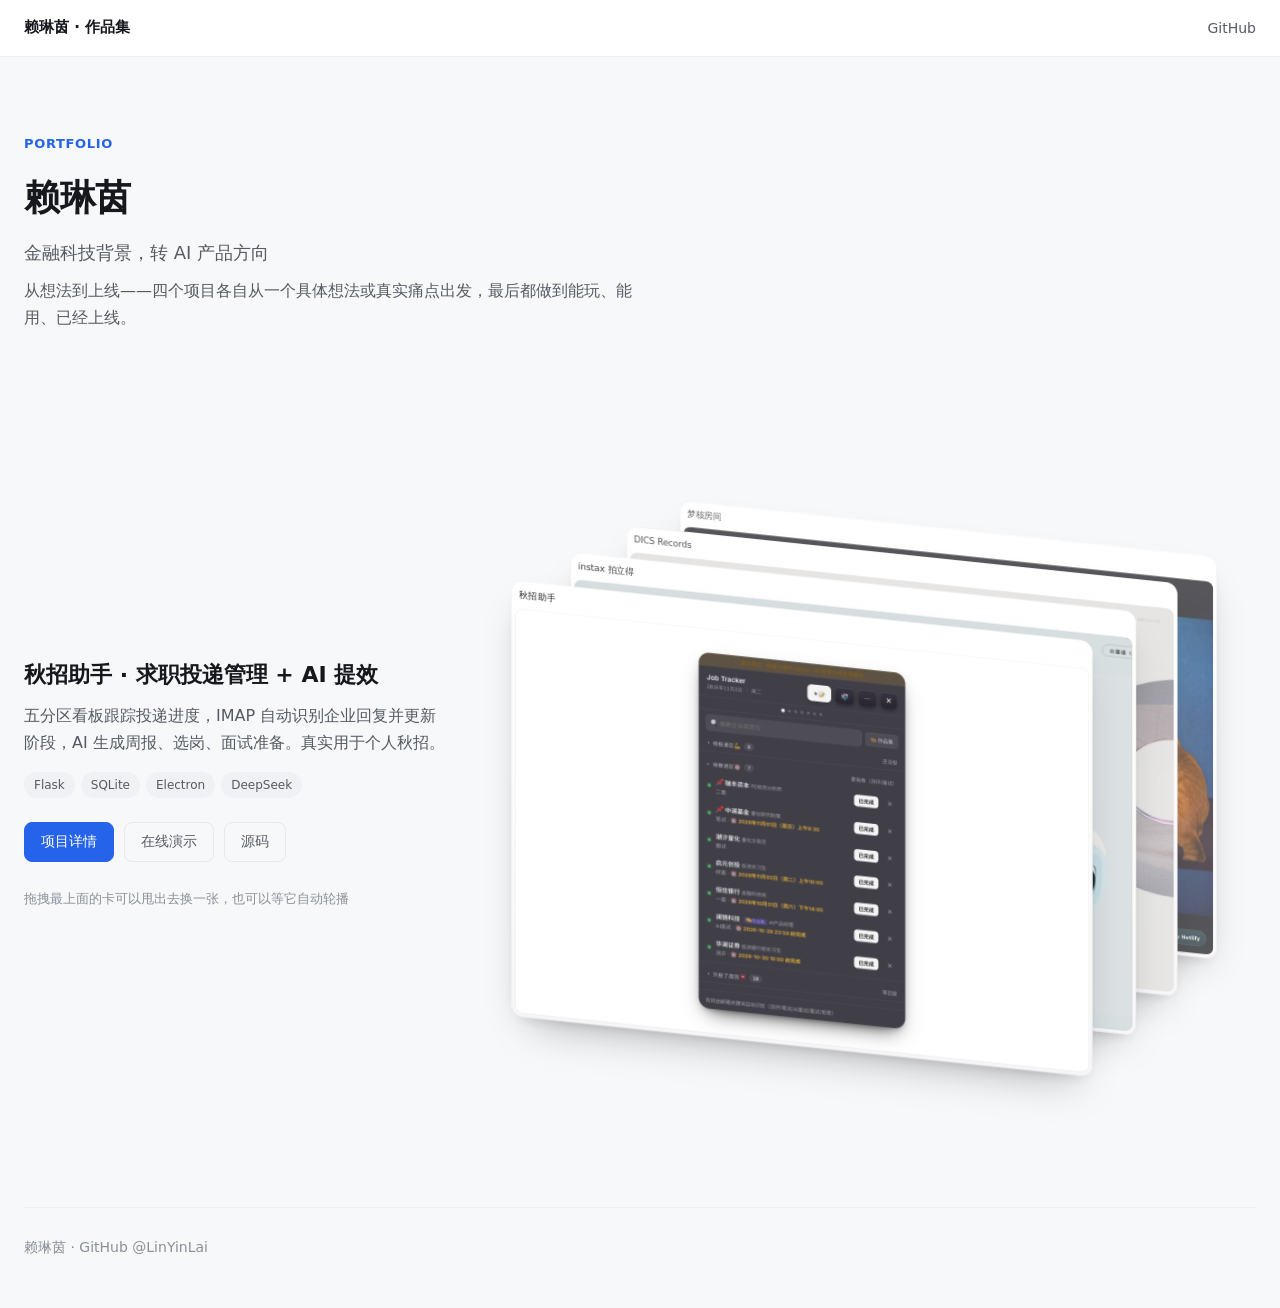
<file: index.html>
<!DOCTYPE html>
<html lang="zh-CN">
<head>
<meta charset="UTF-8">
<meta name="viewport" content="width=device-width, initial-scale=1.0">
<title>赖琳茵 · 作品集</title>
<meta name="description" content="赖琳茵的作品集。金融科技背景，转 AI 产品方向。从想法到上线——四个项目各自从一个具体想法或真实痛点出发，最后都做到能玩、能用、已经上线。">
<link rel="stylesheet" href="style.css">
<link rel="stylesheet" href="cardswap.css">
<style>
  .deck-wrap { display: grid; grid-template-columns: minmax(0, 1fr) minmax(0, 1.8fr); gap: 40px; align-items: center; padding: 8px 0 24px; }
  .deck-left { min-width: 0; }
  .cardswap-container { width: 100%; height: 800px; }
  .hint { color: #8a8f98; font-size: 13px; margin-top: 18px; }
  .deck-detail h2 { font-size: 22px; font-weight: 650; }
  .deck-detail .desc { color: #555a63; margin-top: 8px; }
  .deck-detail .chips { margin-top: 14px; }
  .deck-detail .actions { margin-top: 18px; }
  @media (max-width: 860px) {
    .deck-wrap { grid-template-columns: 1fr; }
    .cardswap-container { height: 380px; }
    .hint { text-align: center; }
    .deck-detail { text-align: center; }
    .deck-detail .desc { margin-left: auto; margin-right: auto; }
  }
</style>
</head>
<body>

<nav class="nav">
  <div class="nav-inner">
    <a class="brand" href="index.html">赖琳茵 · 作品集</a>
    <span class="nav-links"><a href="https://github.com/LinYinLai">GitHub</a></span>
  </div>
</nav>

<div class="container">
  <header class="hero">
    <span class="eyebrow">PORTFOLIO</span>
    <h1>赖琳茵</h1>
    <p class="tagline">金融科技背景，转 AI 产品方向</p>
    <p class="story">从想法到上线——四个项目各自从一个具体想法或真实痛点出发，最后都做到能玩、能用、已经上线。</p>
  </header>

  <section class="deck-wrap" id="deck-wrap">
    <div class="deck-left">
      <div class="deck-detail">
        <h2 id="detail-title"></h2>
        <p class="desc" id="detail-desc"></p>
        <div class="chips" id="detail-chips"></div>
        <div class="actions" id="detail-links"></div>
      </div>
      <p class="hint">拖拽最上面的卡可以甩出去换一张，也可以等它自动轮播</p>
    </div>
    <div class="cardswap-container" id="cardswap"></div>
  </section>

  <footer>赖琳茵 · GitHub @LinYinLai</footer>
</div>

<script src="cardswap.js"></script>
<script>
  var PROJECTS = [
    {
      cardTitle: '秋招助手',
      title: '秋招助手 · 求职投递管理 + AI 提效',
      image: 'shots/jobtracker-home.png',
      accent: '#2563eb',
      desc: '五分区看板跟踪投递进度，IMAP 自动识别企业回复并更新阶段，AI 生成周报、选岗、面试准备。真实用于个人秋招。',
      chips: ['Flask', 'SQLite', 'Electron', 'DeepSeek'],
      links: [
        { label: '项目详情', href: 'job-tracker.html', primary: true },
        { label: '在线演示', href: 'http://119.28.16.198:8001' },
        { label: '源码', href: 'https://github.com/LinYinLai/job-tracker' }
      ]
    },
    {
      cardTitle: 'instax 拍立得',
      title: 'instax 拍立得 · AI 滤镜 + 反即时满足',
      image: 'shots/instax-home.png',
      accent: '#0d9488',
      desc: '以富士 instax mini 7c 为原型的互动网页。3D 相机吐相纸，90 秒显影，AI 联网生成相机滤镜，收进收藏墙。',
      chips: ['Three.js', 'DeepSeek', '纯前端'],
      links: [
        { label: '项目详情', href: 'instax.html', primary: true },
        { label: '在线体验', href: 'https://instax-room.netlify.app' }
      ]
    },
    {
      cardTitle: 'DICS Records',
      title: 'DICS Records · 3D 唱片墙 + 唱机',
      image: 'shots/dics-home.png',
      accent: '#7c3aed',
      desc: '12 张专辑排成 3D 弧形旋转木马，点按中心碟飞入唱机，支持自制 CD 上传和 iTunes 自动抓封面音频。',
      chips: ['Three.js', 'GSAP', 'Lenis'],
      links: [
        { label: '项目详情', href: 'dics.html', primary: true },
        { label: '在线体验', href: 'http://119.28.16.198' }
      ]
    },
    {
      cardTitle: '梦核房间',
      title: '梦核房间 · 个人主页',
      image: 'shots/room-home.png',
      accent: '#b45309',
      desc: '中式梦核互动房间，贴纸 hover、猫的五段演出、电视三频道、百叶窗昼夜系统。',
      chips: ['原生 JS', 'Three.js', '无依赖'],
      links: [
        { label: '项目详情', href: 'room.html', primary: true },
        { label: '在线体验', href: 'https://portfolio-lightning.netlify.app' }
      ]
    }
  ];

  var wrap = document.getElementById('deck-wrap');
  var titleEl = document.getElementById('detail-title');
  var descEl = document.getElementById('detail-desc');
  var chipsEl = document.getElementById('detail-chips');
  var linksEl = document.getElementById('detail-links');

  function updateDetail(item) {
    wrap.style.setProperty('--accent', item.accent);
    titleEl.textContent = item.title;
    descEl.textContent = item.desc;
    chipsEl.innerHTML = '';
    item.chips.forEach(function (c) {
      var s = document.createElement('span');
      s.className = 'chip';
      s.textContent = c;
      chipsEl.appendChild(s);
    });
    linksEl.innerHTML = '';
    item.links.forEach(function (l) {
      var a = document.createElement('a');
      a.className = 'btn' + (l.primary ? ' primary' : '');
      a.href = l.href;
      a.textContent = l.label;
      linksEl.appendChild(a);
    });
  }

  initCardSwap(document.getElementById('cardswap'), {
    items: PROJECTS,
    width: 880,
    height: 660,
    cardDistance: 80,
    verticalDistance: 54,
    depth: 25,
    delay: 7000,
    onChange: function (index) { updateDetail(PROJECTS[index]); }
  });
  updateDetail(PROJECTS[0]);
</script>

</body>
</html>
</file>
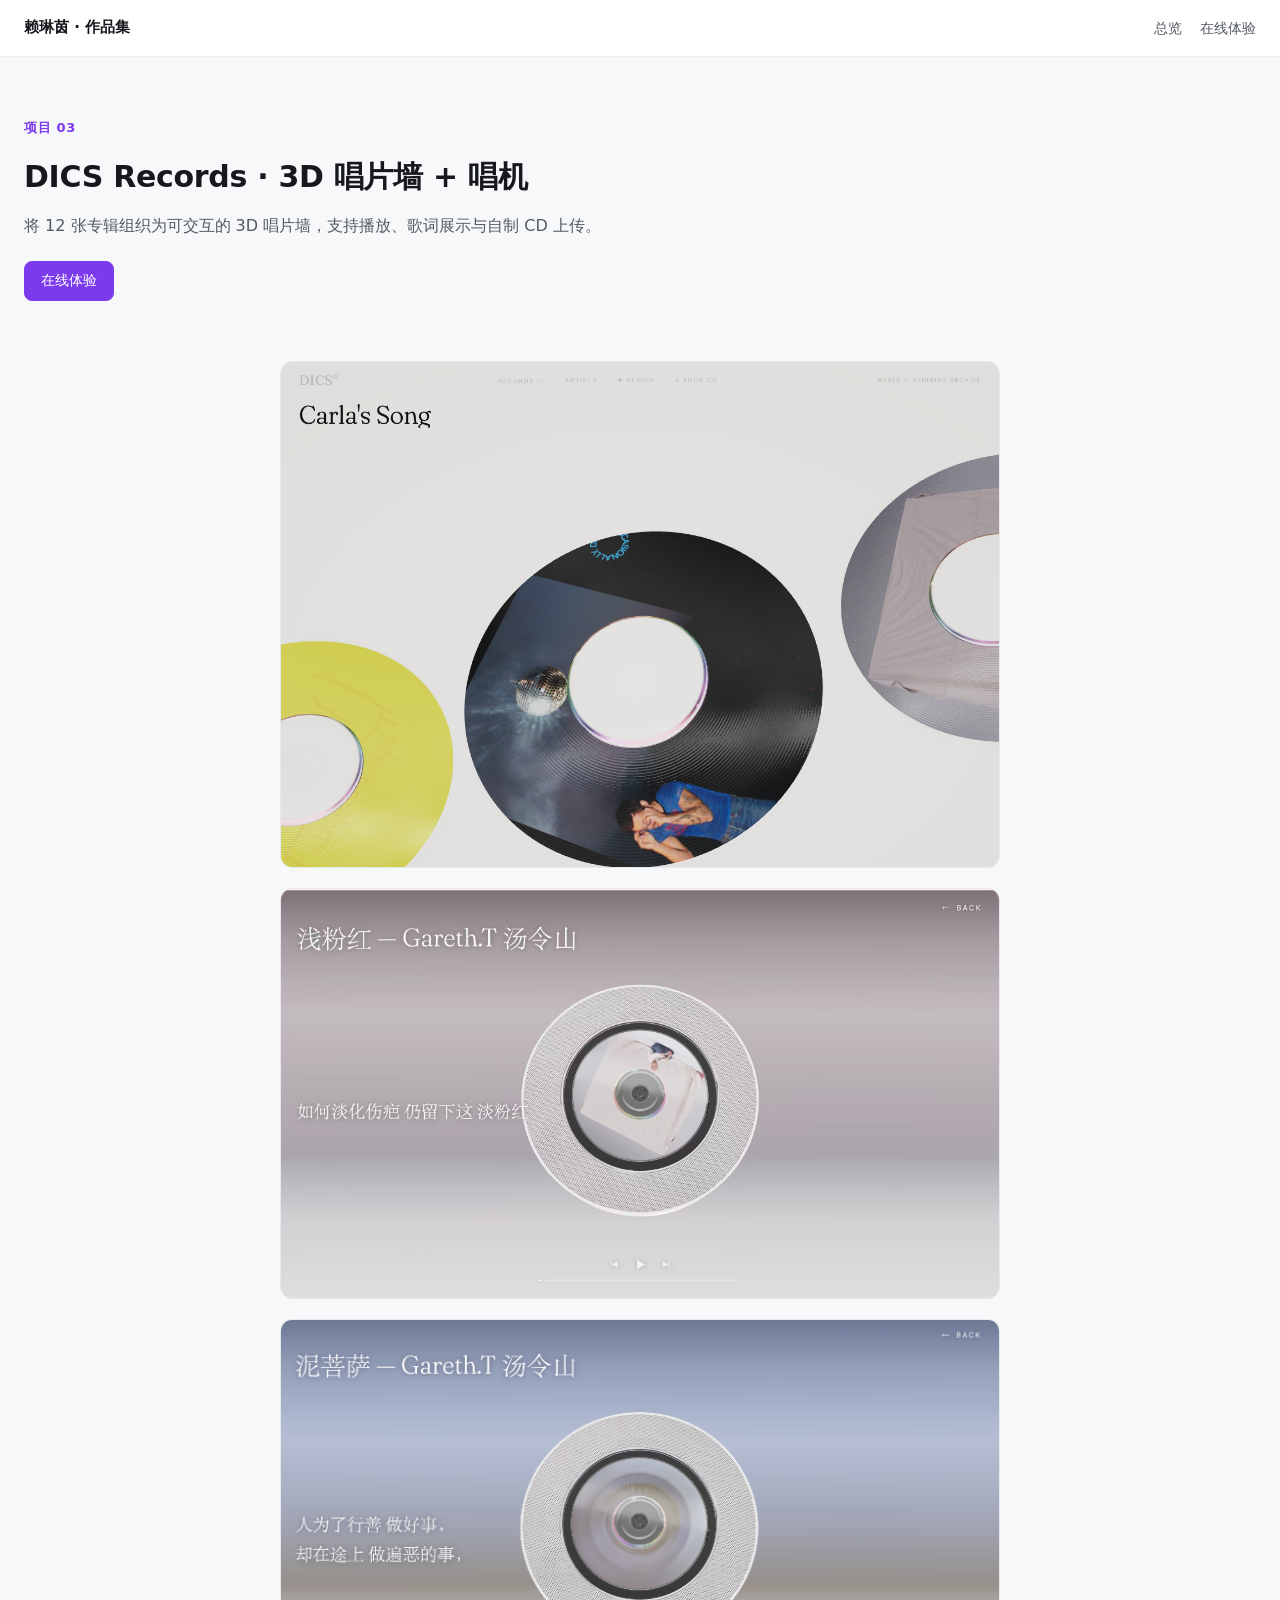
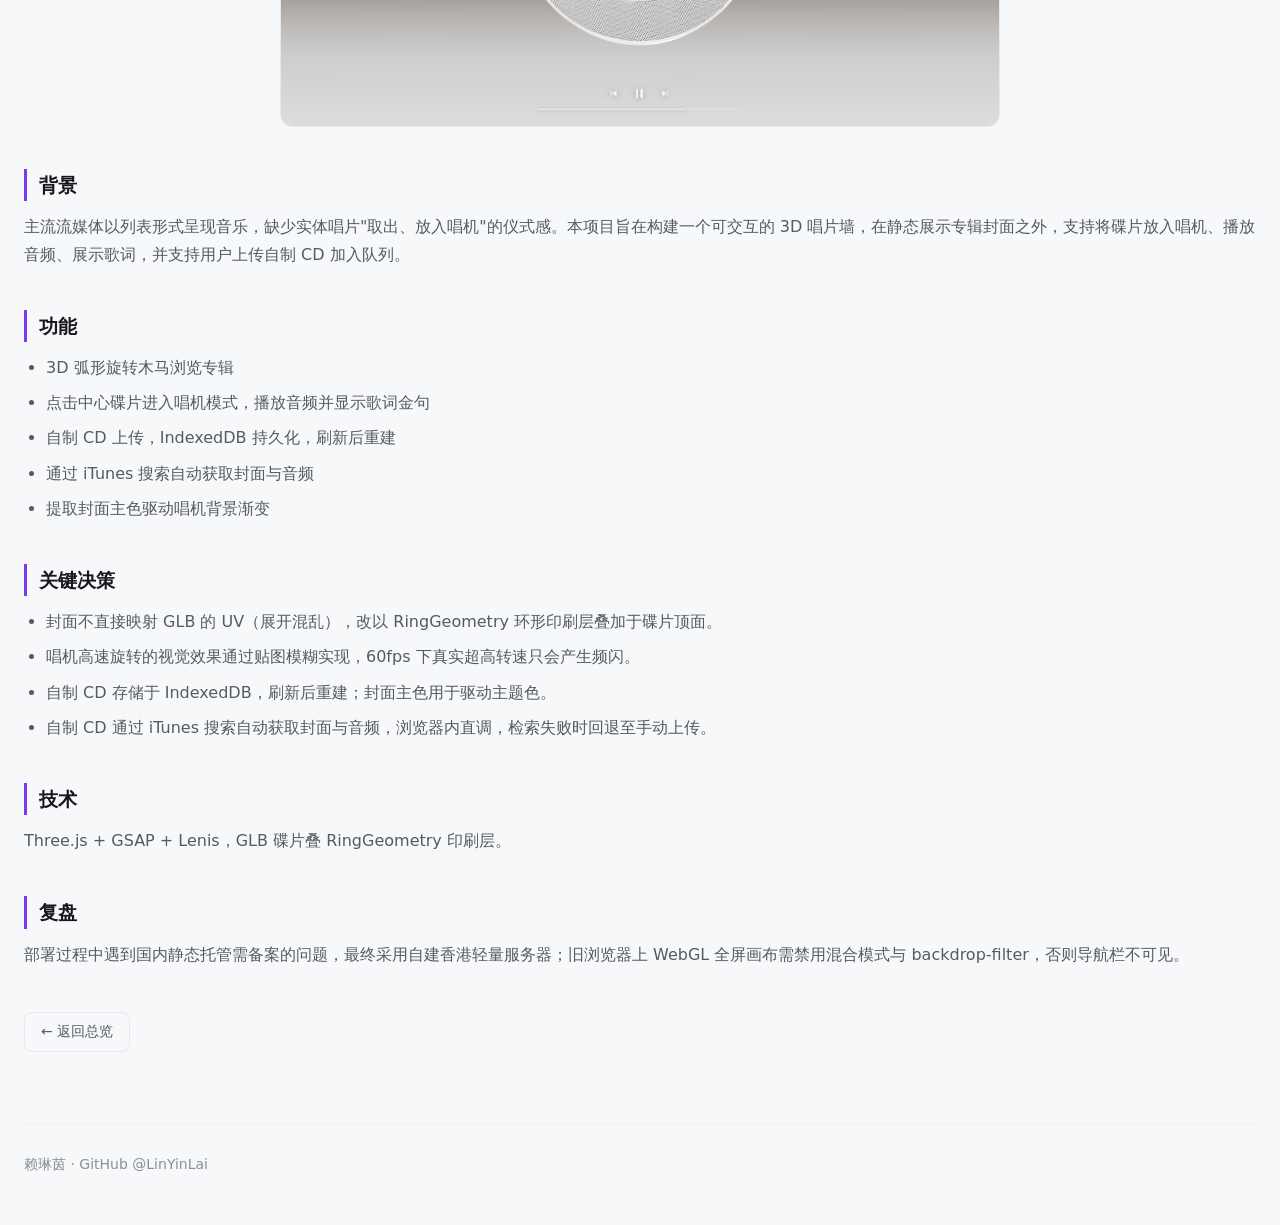
<file: dics.html>
<!DOCTYPE html>
<html lang="zh-CN">
<head>
<meta charset="UTF-8">
<meta name="viewport" content="width=device-width, initial-scale=1.0">
<title>DICS Records · 赖琳茵作品集</title>
<link rel="stylesheet" href="style.css">
</head>
<body style="--accent:#7c3aed">

<nav class="nav">
  <div class="nav-inner">
    <a class="brand" href="index.html">赖琳茵 · 作品集</a>
    <span class="nav-links"><a href="index.html">总览</a><a href="http://119.28.16.198">在线体验</a></span>
  </div>
</nav>

<div class="container">
  <header class="page-hero">
    <span class="eyebrow">项目 03</span>
    <h1>DICS Records · 3D 唱片墙 + 唱机</h1>
    <p class="lead">将 12 张专辑组织为可交互的 3D 唱片墙，支持播放、歌词展示与自制 CD 上传。</p>
    <div class="actions">
      <a class="btn primary" href="http://119.28.16.198">在线体验</a>
    </div>
  </header>

  <div class="page-body">
    <img src="shots/dics-home.png" alt="DICS Records 唱片墙">
    <img src="shots/dics-play.png" alt="唱机播放中，显示歌词">
    <img src="shots/dics-pause.png" alt="唱机暂停">

    <h2>背景</h2>
    <p>主流流媒体以列表形式呈现音乐，缺少实体唱片"取出、放入唱机"的仪式感。本项目旨在构建一个可交互的 3D 唱片墙，在静态展示专辑封面之外，支持将碟片放入唱机、播放音频、展示歌词，并支持用户上传自制 CD 加入队列。</p>

    <h2>功能</h2>
    <ul>
      <li>3D 弧形旋转木马浏览专辑</li>
      <li>点击中心碟片进入唱机模式，播放音频并显示歌词金句</li>
      <li>自制 CD 上传，IndexedDB 持久化，刷新后重建</li>
      <li>通过 iTunes 搜索自动获取封面与音频</li>
      <li>提取封面主色驱动唱机背景渐变</li>
    </ul>

    <h2>关键决策</h2>
    <ul>
      <li>封面不直接映射 GLB 的 UV（展开混乱），改以 RingGeometry 环形印刷层叠加于碟片顶面。</li>
      <li>唱机高速旋转的视觉效果通过贴图模糊实现，60fps 下真实超高转速只会产生频闪。</li>
      <li>自制 CD 存储于 IndexedDB，刷新后重建；封面主色用于驱动主题色。</li>
      <li>自制 CD 通过 iTunes 搜索自动获取封面与音频，浏览器内直调，检索失败时回退至手动上传。</li>
    </ul>

    <h2>技术</h2>
    <p>Three.js + GSAP + Lenis，GLB 碟片叠 RingGeometry 印刷层。</p>

    <h2>复盘</h2>
    <p>部署过程中遇到国内静态托管需备案的问题，最终采用自建香港轻量服务器；旧浏览器上 WebGL 全屏画布需禁用混合模式与 backdrop-filter，否则导航栏不可见。</p>

    <a class="btn back" href="index.html">← 返回总览</a>
  </div>

  <footer>赖琳茵 · GitHub @LinYinLai</footer>
</div>

</body>
</html>
</file>
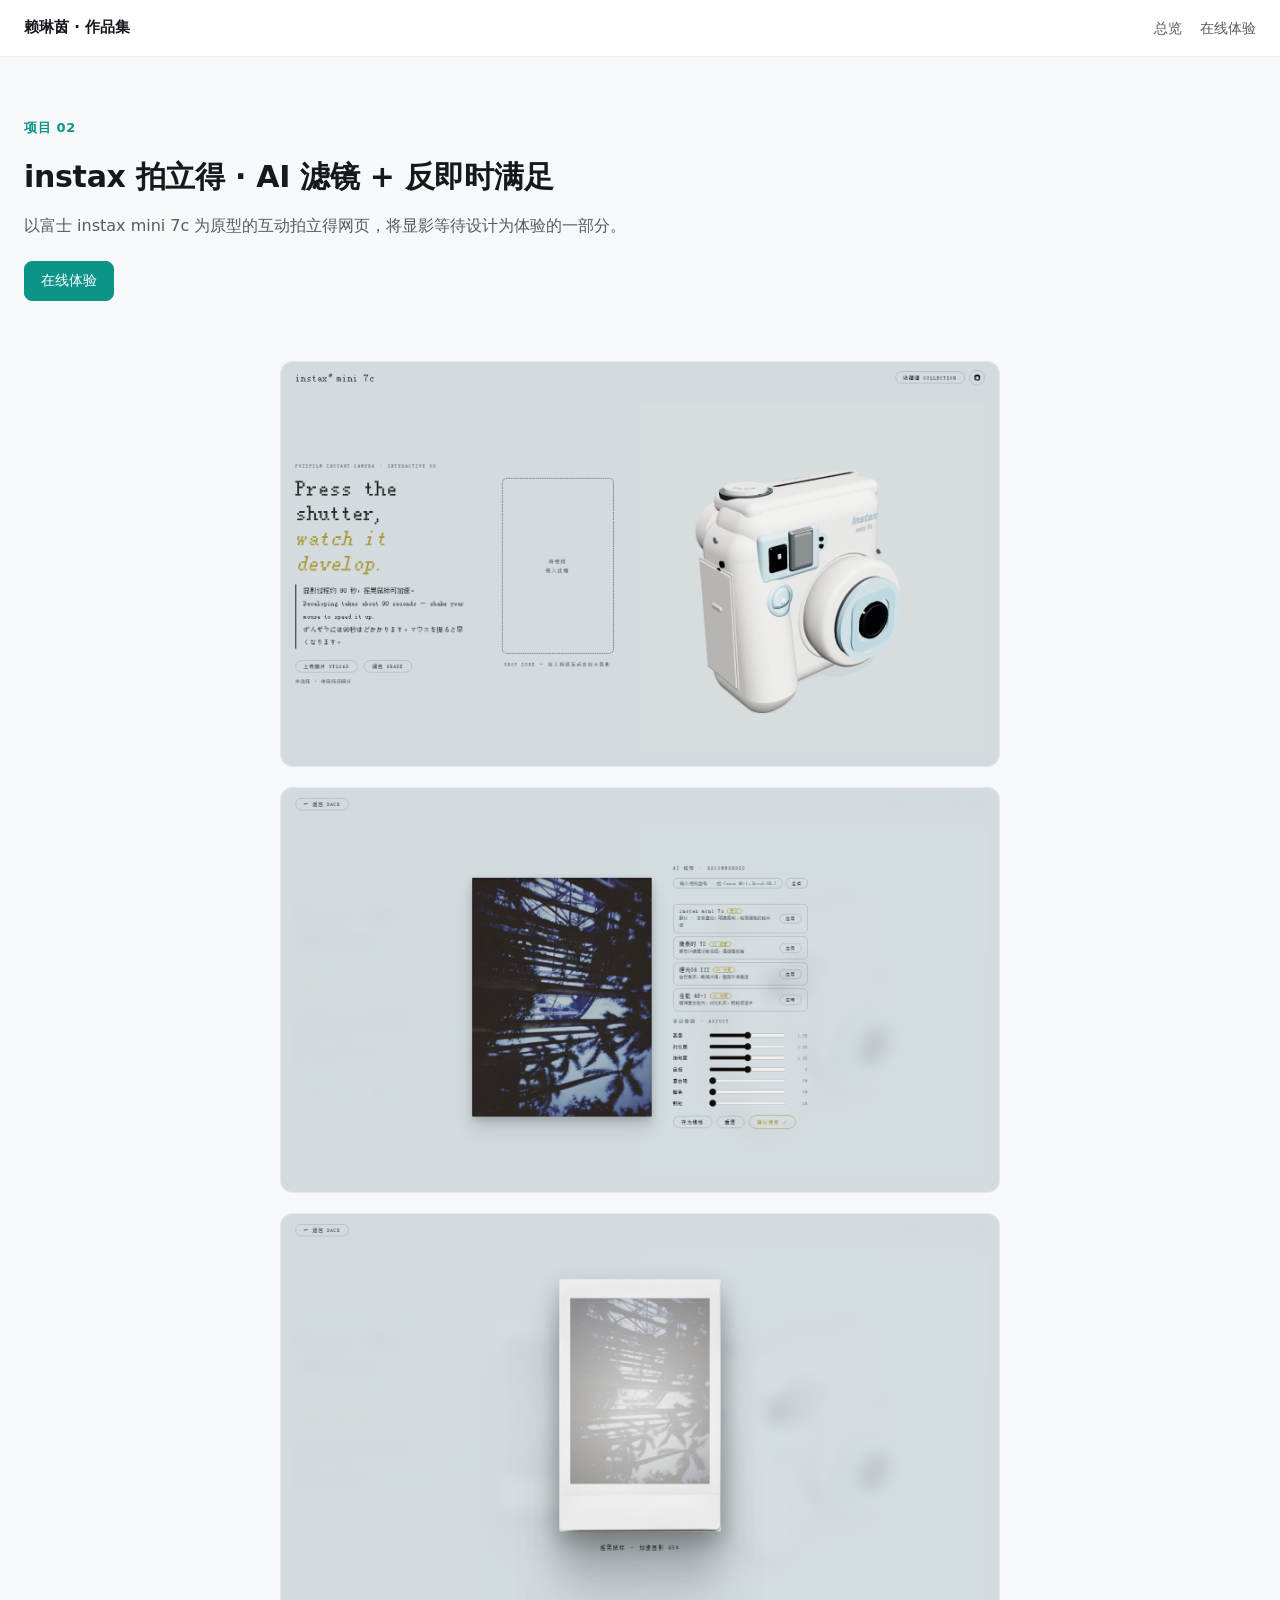
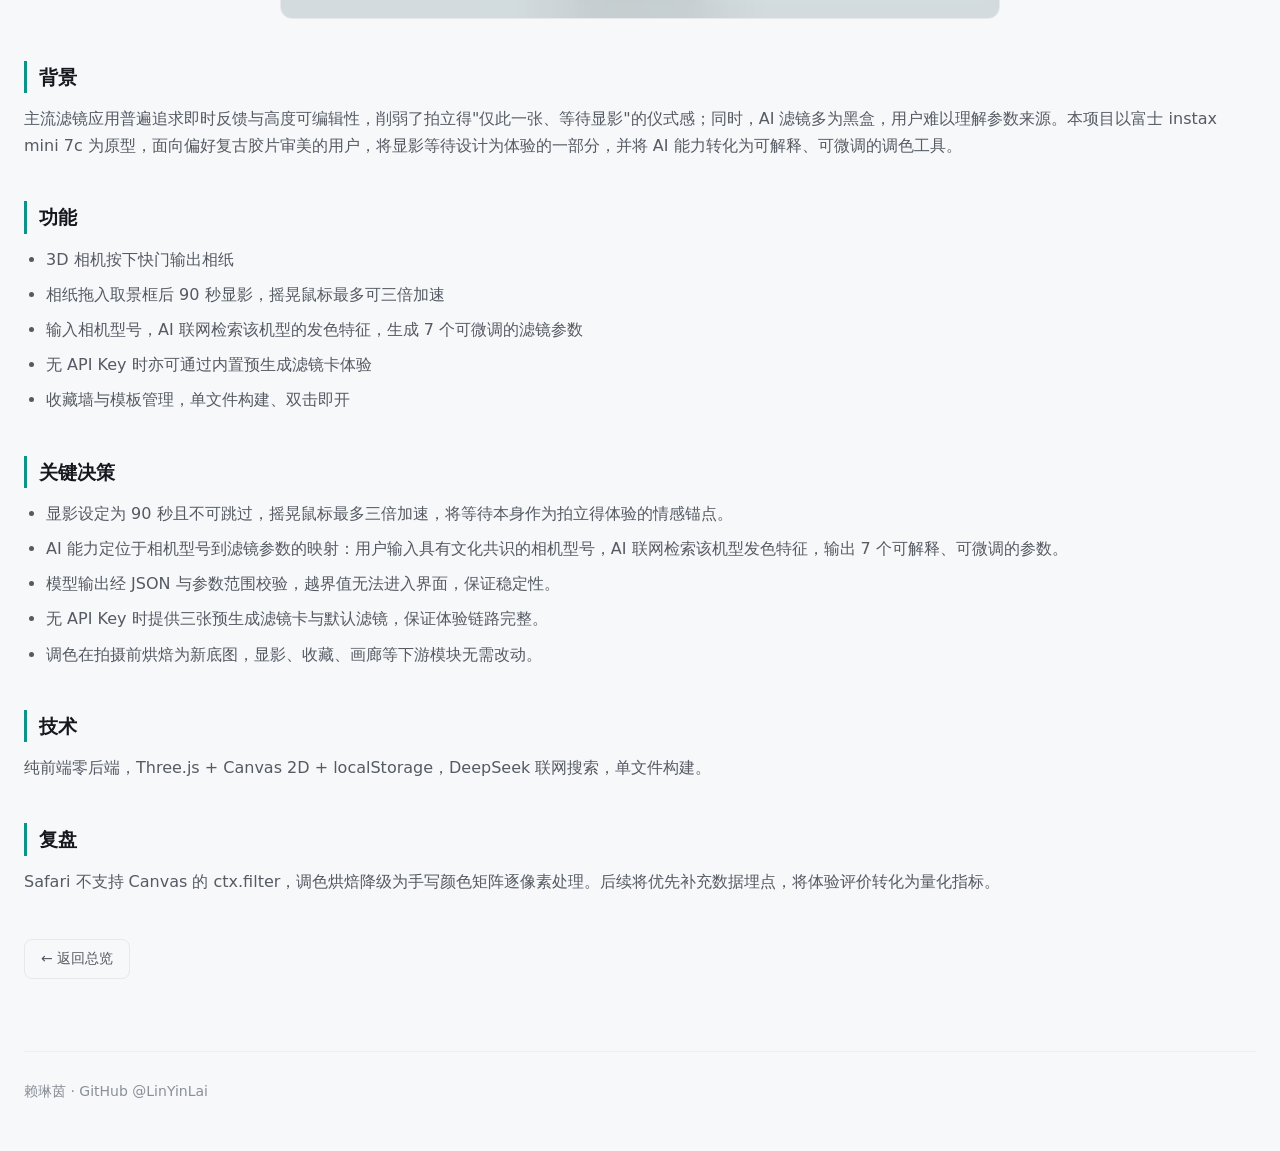
<file: instax.html>
<!DOCTYPE html>
<html lang="zh-CN">
<head>
<meta charset="UTF-8">
<meta name="viewport" content="width=device-width, initial-scale=1.0">
<title>instax 拍立得 · 赖琳茵作品集</title>
<link rel="stylesheet" href="style.css">
</head>
<body style="--accent:#0d9488">

<nav class="nav">
  <div class="nav-inner">
    <a class="brand" href="index.html">赖琳茵 · 作品集</a>
    <span class="nav-links"><a href="index.html">总览</a><a href="https://instax-room.netlify.app">在线体验</a></span>
  </div>
</nav>

<div class="container">
  <header class="page-hero">
    <span class="eyebrow">项目 02</span>
    <h1>instax 拍立得 · AI 滤镜 + 反即时满足</h1>
    <p class="lead">以富士 instax mini 7c 为原型的互动拍立得网页，将显影等待设计为体验的一部分。</p>
    <div class="actions">
      <a class="btn primary" href="https://instax-room.netlify.app">在线体验</a>
    </div>
  </header>

  <div class="page-body">
    <img src="shots/instax-home.png" alt="instax 拍立得首页">
    <img src="shots/instax-grade.png" alt="AI 调色面板">
    <img src="shots/instax-detail.png" alt="相纸放大显影">

    <h2>背景</h2>
    <p>主流滤镜应用普遍追求即时反馈与高度可编辑性，削弱了拍立得"仅此一张、等待显影"的仪式感；同时，AI 滤镜多为黑盒，用户难以理解参数来源。本项目以富士 instax mini 7c 为原型，面向偏好复古胶片审美的用户，将显影等待设计为体验的一部分，并将 AI 能力转化为可解释、可微调的调色工具。</p>

    <h2>功能</h2>
    <ul>
      <li>3D 相机按下快门输出相纸</li>
      <li>相纸拖入取景框后 90 秒显影，摇晃鼠标最多可三倍加速</li>
      <li>输入相机型号，AI 联网检索该机型的发色特征，生成 7 个可微调的滤镜参数</li>
      <li>无 API Key 时亦可通过内置预生成滤镜卡体验</li>
      <li>收藏墙与模板管理，单文件构建、双击即开</li>
    </ul>

    <h2>关键决策</h2>
    <ul>
      <li>显影设定为 90 秒且不可跳过，摇晃鼠标最多三倍加速，将等待本身作为拍立得体验的情感锚点。</li>
      <li>AI 能力定位于相机型号到滤镜参数的映射：用户输入具有文化共识的相机型号，AI 联网检索该机型发色特征，输出 7 个可解释、可微调的参数。</li>
      <li>模型输出经 JSON 与参数范围校验，越界值无法进入界面，保证稳定性。</li>
      <li>无 API Key 时提供三张预生成滤镜卡与默认滤镜，保证体验链路完整。</li>
      <li>调色在拍摄前烘焙为新底图，显影、收藏、画廊等下游模块无需改动。</li>
    </ul>

    <h2>技术</h2>
    <p>纯前端零后端，Three.js + Canvas 2D + localStorage，DeepSeek 联网搜索，单文件构建。</p>

    <h2>复盘</h2>
    <p>Safari 不支持 Canvas 的 ctx.filter，调色烘焙降级为手写颜色矩阵逐像素处理。后续将优先补充数据埋点，将体验评价转化为量化指标。</p>

    <a class="btn back" href="index.html">← 返回总览</a>
  </div>

  <footer>赖琳茵 · GitHub @LinYinLai</footer>
</div>

</body>
</html>
</file>
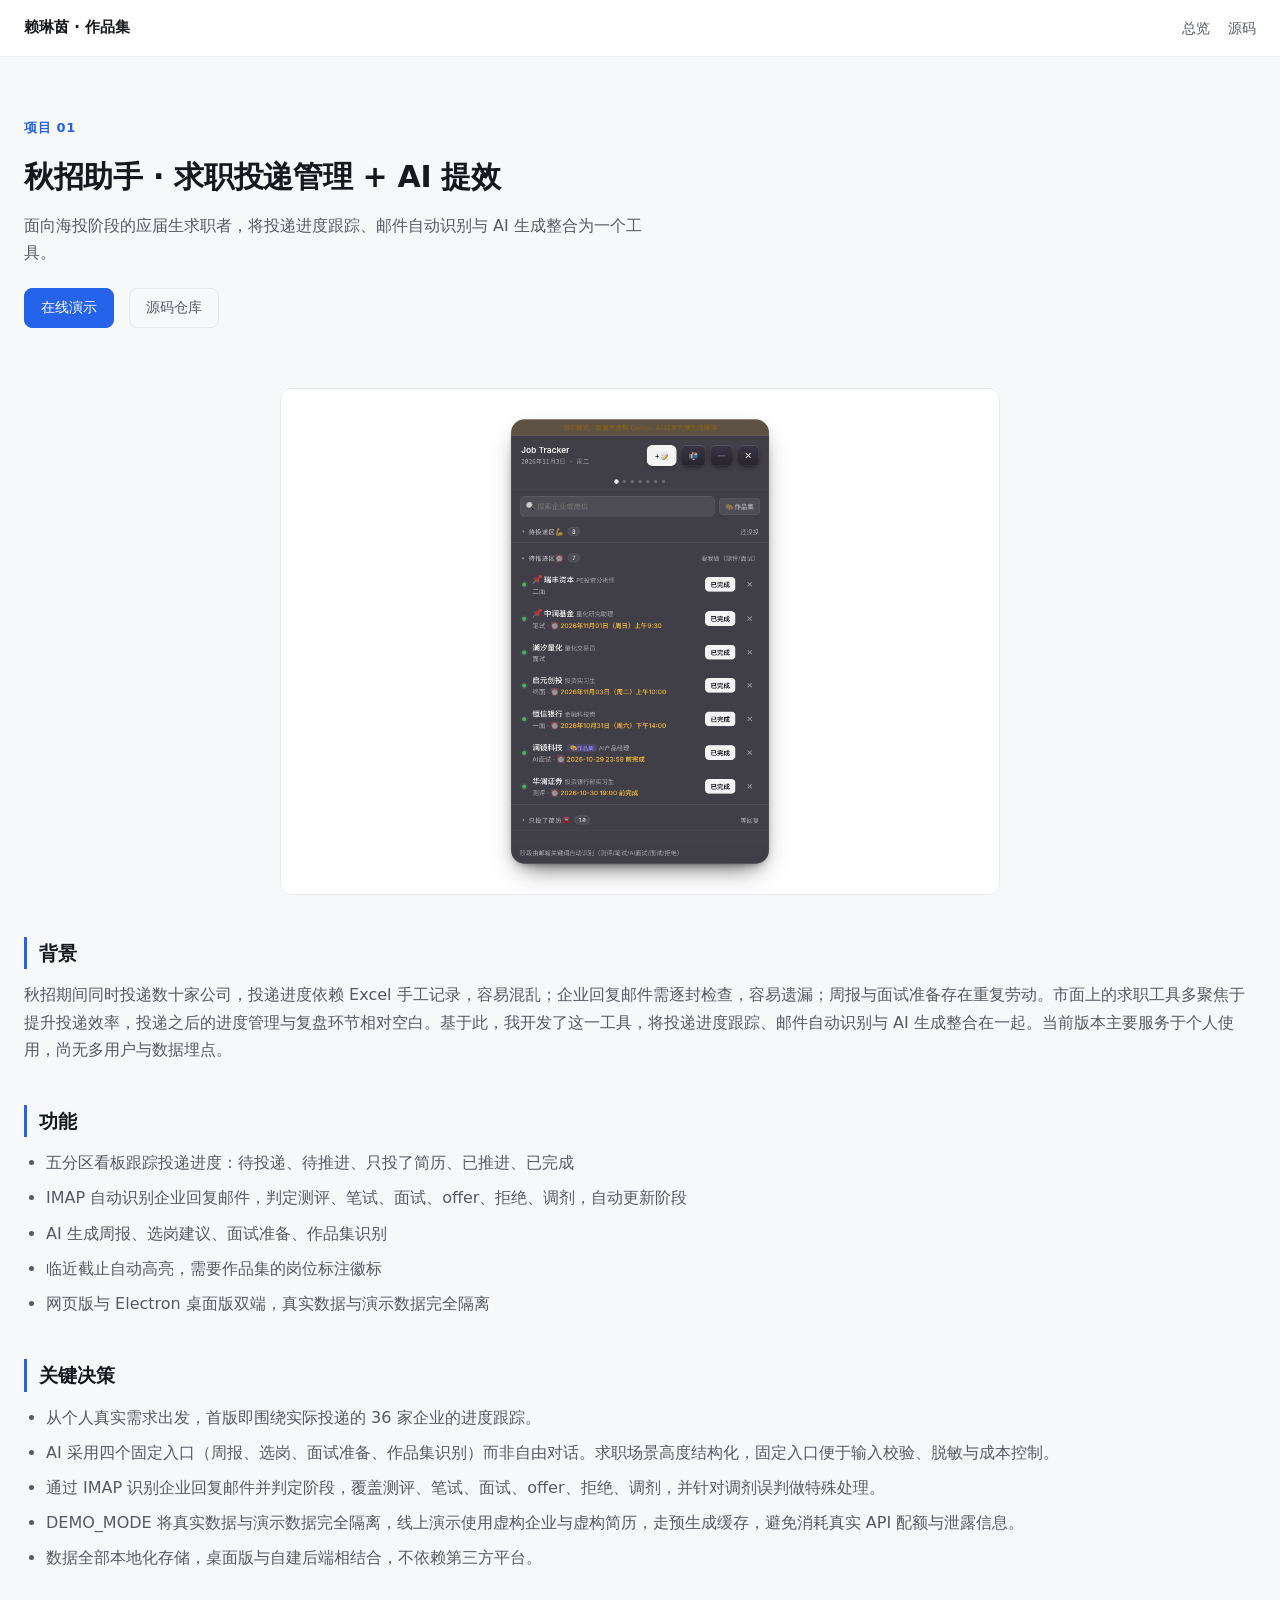
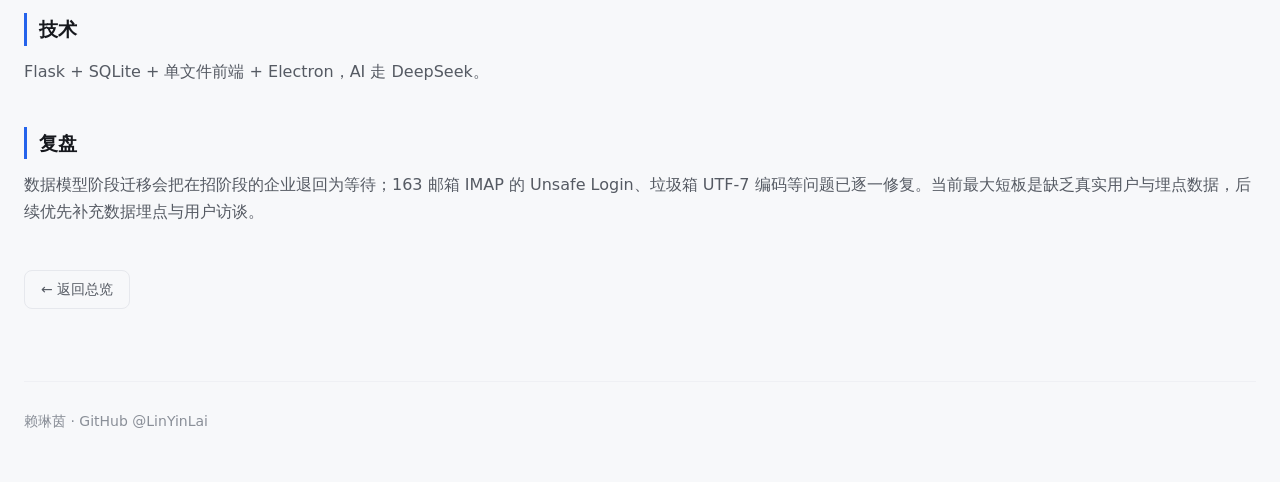
<file: job-tracker.html>
<!DOCTYPE html>
<html lang="zh-CN">
<head>
<meta charset="UTF-8">
<meta name="viewport" content="width=device-width, initial-scale=1.0">
<title>秋招助手 · 赖琳茵作品集</title>
<link rel="stylesheet" href="style.css">
</head>
<body style="--accent:#2563eb">

<nav class="nav">
  <div class="nav-inner">
    <a class="brand" href="index.html">赖琳茵 · 作品集</a>
    <span class="nav-links"><a href="index.html">总览</a><a href="https://github.com/LinYinLai/job-tracker">源码</a></span>
  </div>
</nav>

<div class="container">
  <header class="page-hero">
    <span class="eyebrow">项目 01</span>
    <h1>秋招助手 · 求职投递管理 + AI 提效</h1>
    <p class="lead">面向海投阶段的应届生求职者，将投递进度跟踪、邮件自动识别与 AI 生成整合为一个工具。</p>
    <div class="actions">
      <a class="btn primary" href="http://119.28.16.198:8001">在线演示</a>
      <a class="btn" href="https://github.com/LinYinLai/job-tracker">源码仓库</a>
    </div>
  </header>

  <div class="page-body">
    <img src="shots/jobtracker-home.png" alt="秋招助手界面">

    <h2>背景</h2>
    <p>秋招期间同时投递数十家公司，投递进度依赖 Excel 手工记录，容易混乱；企业回复邮件需逐封检查，容易遗漏；周报与面试准备存在重复劳动。市面上的求职工具多聚焦于提升投递效率，投递之后的进度管理与复盘环节相对空白。基于此，我开发了这一工具，将投递进度跟踪、邮件自动识别与 AI 生成整合在一起。当前版本主要服务于个人使用，尚无多用户与数据埋点。</p>

    <h2>功能</h2>
    <ul>
      <li>五分区看板跟踪投递进度：待投递、待推进、只投了简历、已推进、已完成</li>
      <li>IMAP 自动识别企业回复邮件，判定测评、笔试、面试、offer、拒绝、调剂，自动更新阶段</li>
      <li>AI 生成周报、选岗建议、面试准备、作品集识别</li>
      <li>临近截止自动高亮，需要作品集的岗位标注徽标</li>
      <li>网页版与 Electron 桌面版双端，真实数据与演示数据完全隔离</li>
    </ul>

    <h2>关键决策</h2>
    <ul>
      <li>从个人真实需求出发，首版即围绕实际投递的 36 家企业的进度跟踪。</li>
      <li>AI 采用四个固定入口（周报、选岗、面试准备、作品集识别）而非自由对话。求职场景高度结构化，固定入口便于输入校验、脱敏与成本控制。</li>
      <li>通过 IMAP 识别企业回复邮件并判定阶段，覆盖测评、笔试、面试、offer、拒绝、调剂，并针对调剂误判做特殊处理。</li>
      <li>DEMO_MODE 将真实数据与演示数据完全隔离，线上演示使用虚构企业与虚构简历，走预生成缓存，避免消耗真实 API 配额与泄露信息。</li>
      <li>数据全部本地化存储，桌面版与自建后端相结合，不依赖第三方平台。</li>
    </ul>

    <h2>技术</h2>
    <p>Flask + SQLite + 单文件前端 + Electron，AI 走 DeepSeek。</p>

    <h2>复盘</h2>
    <p>数据模型阶段迁移会把在招阶段的企业退回为等待；163 邮箱 IMAP 的 Unsafe Login、垃圾箱 UTF-7 编码等问题已逐一修复。当前最大短板是缺乏真实用户与埋点数据，后续优先补充数据埋点与用户访谈。</p>

    <a class="btn back" href="index.html">← 返回总览</a>
  </div>

  <footer>赖琳茵 · GitHub @LinYinLai</footer>
</div>

</body>
</html>
</file>
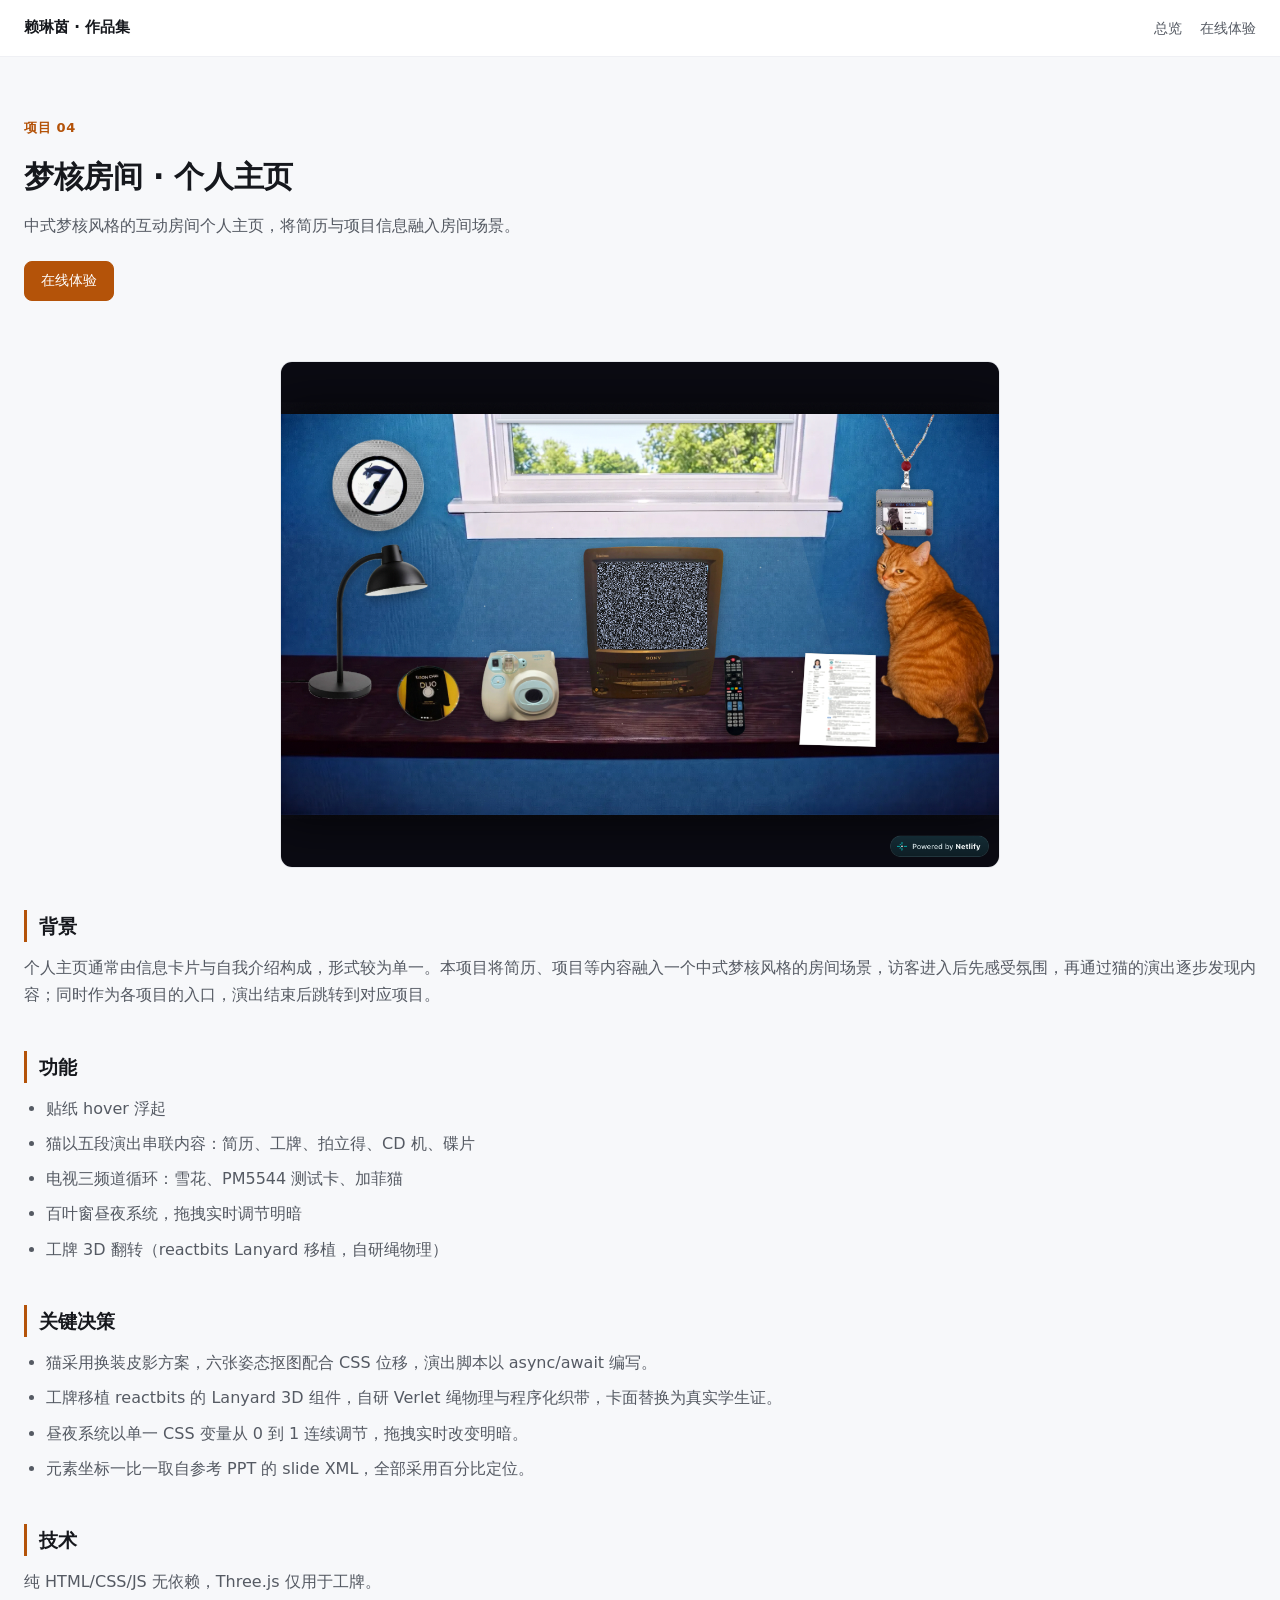
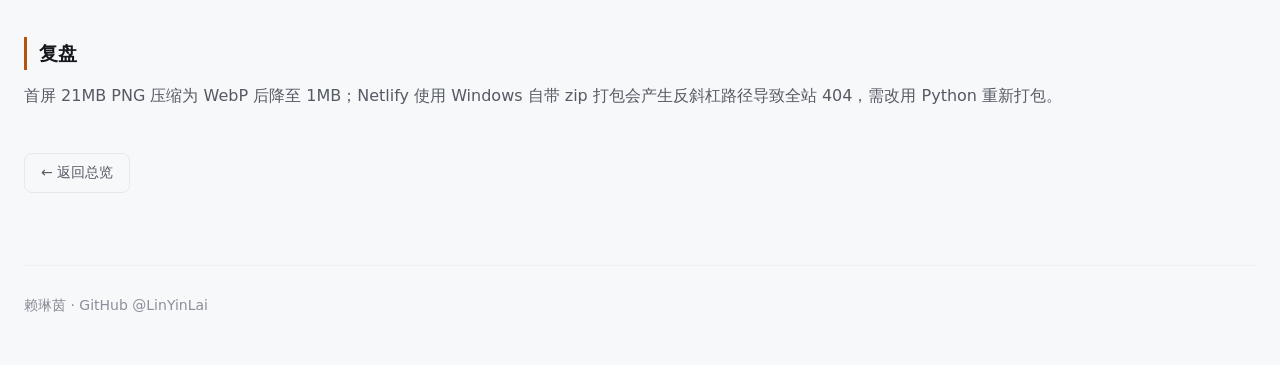
<file: room.html>
<!DOCTYPE html>
<html lang="zh-CN">
<head>
<meta charset="UTF-8">
<meta name="viewport" content="width=device-width, initial-scale=1.0">
<title>梦核房间 · 赖琳茵作品集</title>
<link rel="stylesheet" href="style.css">
</head>
<body style="--accent:#b45309">

<nav class="nav">
  <div class="nav-inner">
    <a class="brand" href="index.html">赖琳茵 · 作品集</a>
    <span class="nav-links"><a href="index.html">总览</a><a href="https://portfolio-lightning.netlify.app">在线体验</a></span>
  </div>
</nav>

<div class="container">
  <header class="page-hero">
    <span class="eyebrow">项目 04</span>
    <h1>梦核房间 · 个人主页</h1>
    <p class="lead">中式梦核风格的互动房间个人主页，将简历与项目信息融入房间场景。</p>
    <div class="actions">
      <a class="btn primary" href="https://portfolio-lightning.netlify.app">在线体验</a>
    </div>
  </header>

  <div class="page-body">
    <img src="shots/room-home.png" alt="梦核房间">

    <h2>背景</h2>
    <p>个人主页通常由信息卡片与自我介绍构成，形式较为单一。本项目将简历、项目等内容融入一个中式梦核风格的房间场景，访客进入后先感受氛围，再通过猫的演出逐步发现内容；同时作为各项目的入口，演出结束后跳转到对应项目。</p>

    <h2>功能</h2>
    <ul>
      <li>贴纸 hover 浮起</li>
      <li>猫以五段演出串联内容：简历、工牌、拍立得、CD 机、碟片</li>
      <li>电视三频道循环：雪花、PM5544 测试卡、加菲猫</li>
      <li>百叶窗昼夜系统，拖拽实时调节明暗</li>
      <li>工牌 3D 翻转（reactbits Lanyard 移植，自研绳物理）</li>
    </ul>

    <h2>关键决策</h2>
    <ul>
      <li>猫采用换装皮影方案，六张姿态抠图配合 CSS 位移，演出脚本以 async/await 编写。</li>
      <li>工牌移植 reactbits 的 Lanyard 3D 组件，自研 Verlet 绳物理与程序化织带，卡面替换为真实学生证。</li>
      <li>昼夜系统以单一 CSS 变量从 0 到 1 连续调节，拖拽实时改变明暗。</li>
      <li>元素坐标一比一取自参考 PPT 的 slide XML，全部采用百分比定位。</li>
    </ul>

    <h2>技术</h2>
    <p>纯 HTML/CSS/JS 无依赖，Three.js 仅用于工牌。</p>

    <h2>复盘</h2>
    <p>首屏 21MB PNG 压缩为 WebP 后降至 1MB；Netlify 使用 Windows 自带 zip 打包会产生反斜杠路径导致全站 404，需改用 Python 重新打包。</p>

    <a class="btn back" href="index.html">← 返回总览</a>
  </div>

  <footer>赖琳茵 · GitHub @LinYinLai</footer>
</div>

</body>
</html>
</file>
<file: style.css>
:root {
  --ink: #16181d;
  --ink-2: #555a63;
  --ink-3: #8a8f98;
  --bg: #f7f8fa;
  --surface: #ffffff;
  --border: #e6e8ed;
  --border-light: #eff0f4;
  --accent: #2563eb;
  --radius: 12px;
  --shadow-sm: 0 1px 2px rgba(16, 24, 40, .05);
  --shadow-md: 0 6px 20px rgba(16, 24, 40, .07);
}

* { box-sizing: border-box; margin: 0; padding: 0; }

body {
  font-family: -apple-system, BlinkMacSystemFont, "PingFang SC", "Hiragino Sans GB", "Microsoft YaHei", system-ui, sans-serif;
  background: var(--bg);
  color: var(--ink);
  line-height: 1.7;
  -webkit-font-smoothing: antialiased;
}

a { color: var(--accent); text-decoration: none; }
a:hover { text-decoration: underline; }

.container { max-width: 1500px; margin: 0 auto; padding: 0 24px; }

/* 顶部导航 */
.nav {
  position: sticky; top: 0; z-index: 10;
  background: rgba(255, 255, 255, .92);
  backdrop-filter: blur(8px);
  border-bottom: 1px solid var(--border-light);
}
.nav-inner {
  max-width: 1500px; margin: 0 auto; padding: 0 24px;
  height: 56px;
  display: flex; align-items: center; justify-content: space-between;
}
.brand { font-weight: 700; color: var(--ink); font-size: 15px; }
.brand:hover { text-decoration: none; }
.nav-links a { color: var(--ink-2); font-size: 14px; margin-left: 18px; }
.nav-links a:hover { color: var(--accent); }

/* hero（总览页头部） */
.hero { padding: 72px 0 44px; }
.eyebrow {
  display: inline-block; font-size: 13px; font-weight: 700;
  color: var(--accent); letter-spacing: .05em; margin-bottom: 12px;
}
.hero h1 { font-size: 36px; font-weight: 700; letter-spacing: -.01em; }
.hero .tagline { margin-top: 10px; font-size: 18px; color: var(--ink-2); }
.hero .story { margin-top: 8px; color: var(--ink-2); max-width: 620px; }

/* 项目卡片 */
.projects { display: grid; gap: 28px; padding: 8px 0 64px; }
.card {
  background: var(--surface);
  border: 1px solid var(--border);
  border-left: 4px solid var(--accent);
  border-radius: var(--radius);
  overflow: hidden;
  box-shadow: var(--shadow-sm);
  transition: box-shadow .15s ease;
}
.card:hover { box-shadow: var(--shadow-md); }
.card .shot {
  width: 100%; display: block; aspect-ratio: 16 / 10; object-fit: cover;
  border-bottom: 1px solid var(--border-light);
}
.card-body { padding: 22px 24px 24px; }
.card-num { font-size: 13px; font-weight: 700; color: var(--accent); letter-spacing: .05em; }
.card h2 { font-size: 20px; font-weight: 650; margin-top: 4px; }
.card h2 a { color: var(--ink); }
.card h2 a:hover { color: var(--accent); text-decoration: none; }
.card .desc { margin-top: 8px; color: var(--ink-2); font-size: 15px; }

/* 技术标签 */
.chips { margin-top: 14px; }
.chip {
  display: inline-block; padding: 3px 10px; border-radius: 999px;
  background: #f0f1f4; color: var(--ink-2); font-size: 12px; margin: 0 6px 6px 0;
}

/* 按钮 */
.actions { margin-top: 18px; }
.btn {
  display: inline-block; padding: 7px 16px; border-radius: 8px;
  border: 1px solid var(--border); color: var(--ink-2);
  font-size: 14px; font-weight: 500; margin: 0 10px 8px 0;
  transition: border-color .12s ease, color .12s ease, filter .12s ease;
}
.btn:hover { border-color: var(--accent); color: var(--accent); text-decoration: none; }
.btn.primary { background: var(--accent); border-color: var(--accent); color: #fff; }
.btn.primary:hover { filter: brightness(1.08); text-decoration: none; }

/* 详情页 */
.page-hero { padding: 56px 0 12px; }
.page-hero h1 { font-size: 30px; font-weight: 700; letter-spacing: -.01em; }
.page-hero .lead { margin-top: 10px; color: var(--ink-2); font-size: 16px; max-width: 640px; }
.page-hero .actions { margin-top: 22px; }

.page-body { padding: 20px 0 64px; }
.page-body img { display: block; max-width: 720px; width: 100%; margin: 20px auto; border-radius: var(--radius); border: 1px solid var(--border); }
.page-body h2 {
  font-size: 19px; font-weight: 650; margin-top: 42px; padding-left: 12px;
  border-left: 3px solid var(--accent);
}
.page-body p { margin-top: 12px; color: var(--ink-2); }
.page-body ul { margin-top: 12px; padding-left: 22px; }
.page-body li { margin: 8px 0; color: var(--ink-2); }
.back { margin-top: 44px; }

footer {
  border-top: 1px solid var(--border-light);
  padding: 28px 0 48px; color: var(--ink-3); font-size: 14px;
}
</file>
<file: cardswap.css>
.card-swap {
  position: relative;
  width: 100%;
  height: 100%;
  outline: none;
  -webkit-tap-highlight-color: transparent;
}

.card-swap-sizer {
  max-height: 100%;
  overflow: hidden;
  pointer-events: none;
}

.card-swap-sizer > span {
  display: block;
  width: 100%;
  max-width: var(--swap-stage-w);
  aspect-ratio: var(--swap-ratio);
}

.card-swap-stage {
  position: absolute;
  top: 50%;
  left: 50%;
  width: var(--swap-stage-w);
  height: var(--swap-stage-h);
  perspective: 900px;
  transform: translate(-50%, -50%);
  pointer-events: none;
}

.card-swap-slot {
  position: absolute;
  top: var(--swap-oy);
  left: var(--swap-ox);
  width: var(--swap-w);
  height: var(--swap-h);
  margin: calc(var(--swap-h) / -2) 0 0 calc(var(--swap-w) / -2);
  border-radius: var(--swap-radius);
  overflow: hidden;
  isolation: isolate;
  box-shadow: var(--swap-shadow);
  pointer-events: auto;
  user-select: none;
  -webkit-user-select: none;
  touch-action: pan-y;
  backface-visibility: hidden;
  -webkit-backface-visibility: hidden;
}

.card-swap:focus-visible .card-swap-slot[data-front] {
  outline: 2px solid var(--swap-ink);
  outline-offset: 3px;
}

.card-swap-shade {
  position: absolute;
  inset: 0;
  z-index: 3;
  border-radius: inherit;
  background: var(--swap-shade);
  opacity: 0;
  pointer-events: none;
}

.card-swap-card {
  position: relative;
  width: 100%;
  height: 100%;
  box-sizing: border-box;
  border-radius: inherit;
  overflow: hidden;
  isolation: isolate;
  background: var(--swap-tile);
  color: var(--swap-ink);
}

.card-swap-card-rim {
  position: absolute;
  inset: 0;
  z-index: 2;
  border-radius: inherit;
  box-shadow:
    inset 0 0 0 1px var(--swap-tile-edge),
    inset 0 1px 0 var(--swap-tile-highlight);
  pointer-events: none;
}

.card-swap-item {
  display: flex;
  flex-direction: column;
  gap: 6px;
  height: 100%;
  padding: 6px;
  box-sizing: border-box;
}

.card-swap-head {
  display: flex;
  flex: none;
  align-items: center;
  gap: 10px;
  min-width: 0;
  height: 30px;
  padding: 0 6px;
}

.card-swap-title {
  overflow: hidden;
  font-size: 14px;
  font-weight: 500;
  line-height: 1.2;
  letter-spacing: -0.01em;
  text-overflow: ellipsis;
  white-space: nowrap;
}

.card-swap-media {
  position: relative;
  flex: 1;
  min-height: 0;
  overflow: hidden;
  border-radius: max(0px, calc(var(--swap-radius) - 6px));
  background: var(--swap-badge);
}

.card-swap-media img {
  position: absolute;
  inset: 0;
  display: block;
  width: 100%;
  height: 100%;
  object-fit: cover;
  pointer-events: none;
  user-select: none;
  -webkit-user-drag: none;
}

.card-swap-media::after {
  content: '';
  position: absolute;
  inset: 0;
  border-radius: inherit;
  box-shadow: inset 0 0 0 1px var(--swap-media-edge);
  pointer-events: none;
}
</file>
